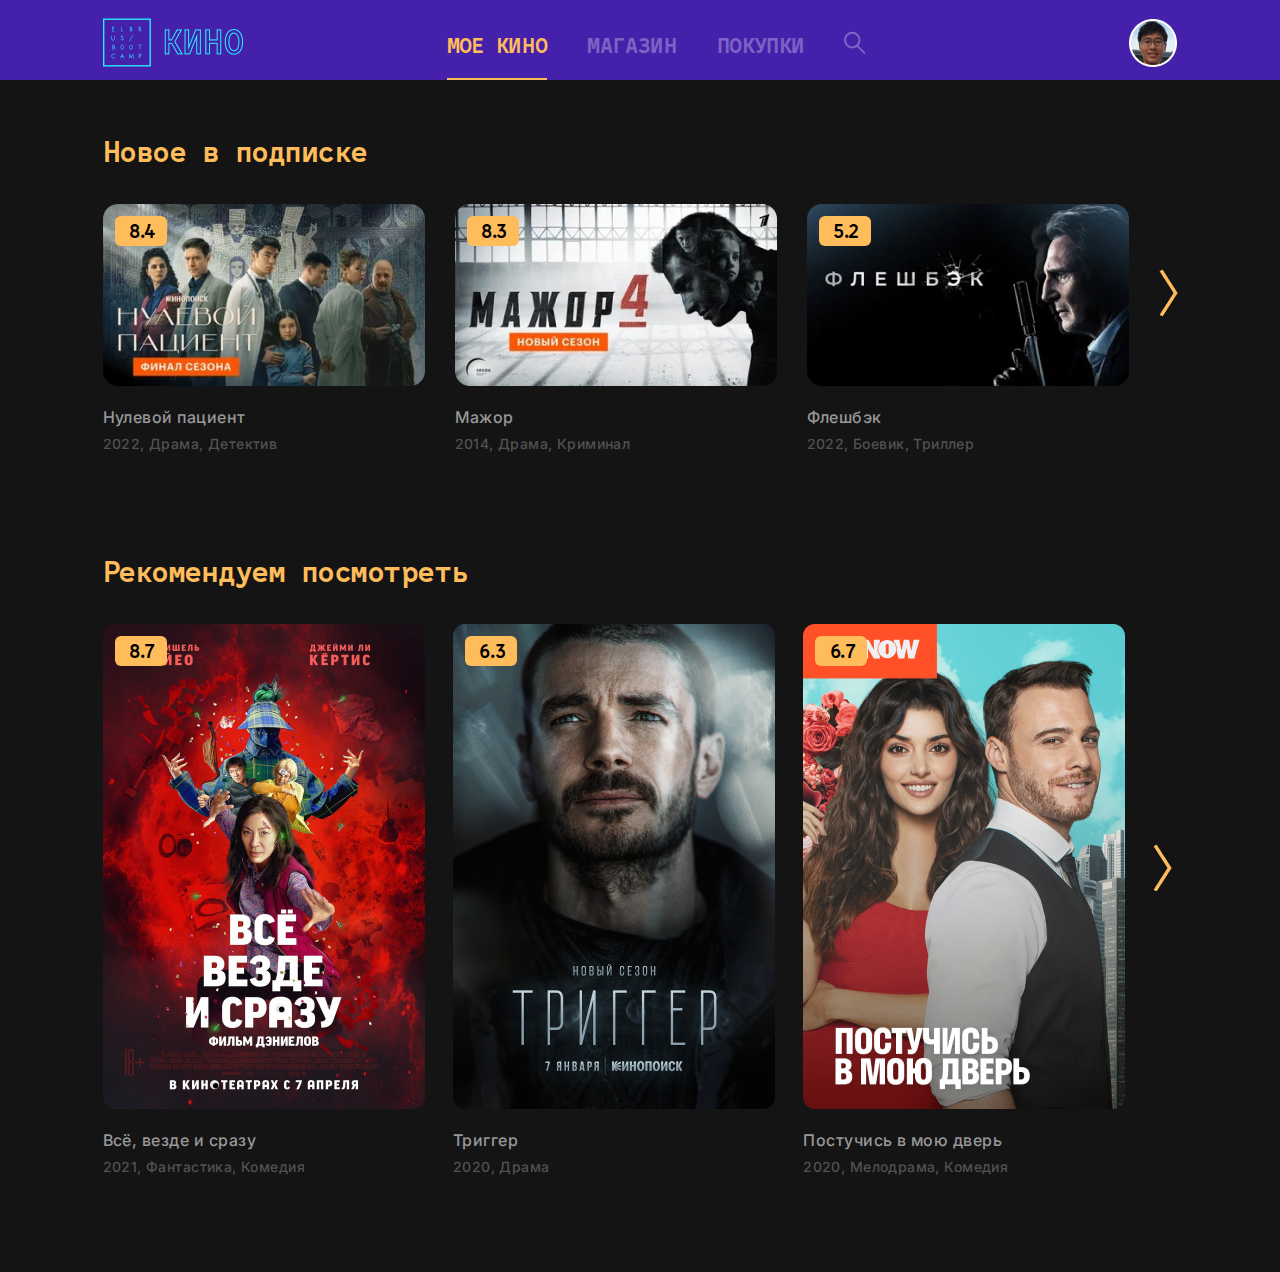
<file: index.html>
<!DOCTYPE html>
<html lang="en">
  <head>
    <meta charset="UTF-8" />
    <link rel="stylesheet" href="./css/index.css" />
    <link rel="preconnect" href="https://fonts.googleapis.com" />
    <link rel="preconnect" href="https://fonts.gstatic.com" crossorigin />
    <link
      href="https://fonts.googleapis.com/css2?family=Roboto:wght@700&display=swap"
      rel="stylesheet"
    />
    <link rel="preconnect" href="https://fonts.googleapis.com" />
    <link rel="preconnect" href="https://fonts.gstatic.com" crossorigin />
    <link
      href="https://fonts.googleapis.com/css2?family=Inter:wght@500&display=swap"
      rel="stylesheet"
    />
    <title>Эльбрус Кино</title>
  </head>
  <body>
    <header class="header">
      <div class="container">
        <div class="header__menu">
          <div class="logo">
            <img class="logo__header" src="./img/logo__header.png" alt="" />
          </div>
          <div class="navigation">
            <nav class="menu">
              <a href="#" class="menu__item-active">Мое кино</a>
              <a href="#" class="menu__item">Магазин</a>
              <a href="#" class="menu__item">Покупки</a>
              <a href="#" class="menu__item">
                <svg
                  width="22"
                  height="23"
                  viewBox="0 0 22 23"
                  fill="none"
                  xmlns="http://www.w3.org/2000/svg"
                >
                  <path
                    d="M15.5455 9.11273C15.5455 13.182 12.2554 16.3855 8.27273 16.3855C4.20347 16.3855 1 13.0954 1 9.11273C1 5.04346 4.29005 1.84 8.27273 1.84C12.2554 1.84 15.5455 5.13004 15.5455 9.11273Z"
                    stroke="currentColor"
                    stroke-width="2"
                    stroke-miterlimit="10"
                  />
                  <path
                    d="M13.0362 14.6538L20.3089 21.84"
                    stroke="currentColor"
                    stroke-width="2"
                    stroke-miterlimit="10"
                    stroke-linecap="round"
                    stroke-linejoin="round"
                  />
                </svg>
              </a>
            </nav>
          </div>
          <div class="logo__user">
            <img class="user__img" src="./img/user.png" alt="" />
          </div>
        </div>
      </div>
    </header>
    <div class="section">
      <div class="container">
        <div class="new__films">
          <h2 class="new__films-h2">Новое в подписке</h2>
          <div class="film__cards">
            <div class="film__card">
              <div class="rating">8.4</div>
              <img class="card__img" src="./img/patientzero.png" alt="film" />
              <p class="film__name">Нулевой пациент</p>
              <p class="text">2022, драма, детектив</p>
            </div>
            <div class="film__card">
              <div class="rating">8.3</div>
              <img class="card__img" src="./img/major.png" alt="film" />
              <p class="film__name">Мажор</p>
              <p class="text">2014, драма, криминал</p>
            </div>
            <div class="film__card">
              <div class="rating">5.2</div>
              <img class="card__img" src="./img/flashback.png" alt="film" />
              <p class="film__name">Флешбэк</p>
              <p class="text">2022, боевик, триллер</p>
            </div>
            <div class="next">
              <img class="next__img" src="./img/next.png" alt="" />
            </div>
          </div>
        </div>
      </div>
    </div>
    <div class="section">
      <div class="container">
        <div class="advice">
          <h2 class="rec__films-h2">Рекомендуем посмотреть</h2>
          <div class="advice__cards">
            <div class="advice__card">
              <div class="rating">8.7</div>
              <img src="./img/all.png" alt="film" class="card__img" />
              <p class="film__name">Всё, везде и сразу</p>
              <p class="text">2021, фантастика, комедия</p>
            </div>
            <div class="advice__card">
              <div class="rating">6.3</div>
              <img src="./img/trigger.png" alt="film" class="card__img" />
              <p class="film__name">Триггер</p>
              <p class="text">2020, драма</p>
            </div>
            <div class="advice__card">
              <div class="rating">6.7</div>
              <img src="./img/tuktuk.png" alt="film" class="card__img" />
              <p class="film__name">Постучись в мою дверь</p>
              <p class="text">2020, мелодрама, комедия</p>
            </div>
            <div class="next">
              <img class="next__rec" src="./img/next.png" alt="" />
            </div>
          </div>
        </div>
      </div>
    </div>
  </body>
</html>
</file>
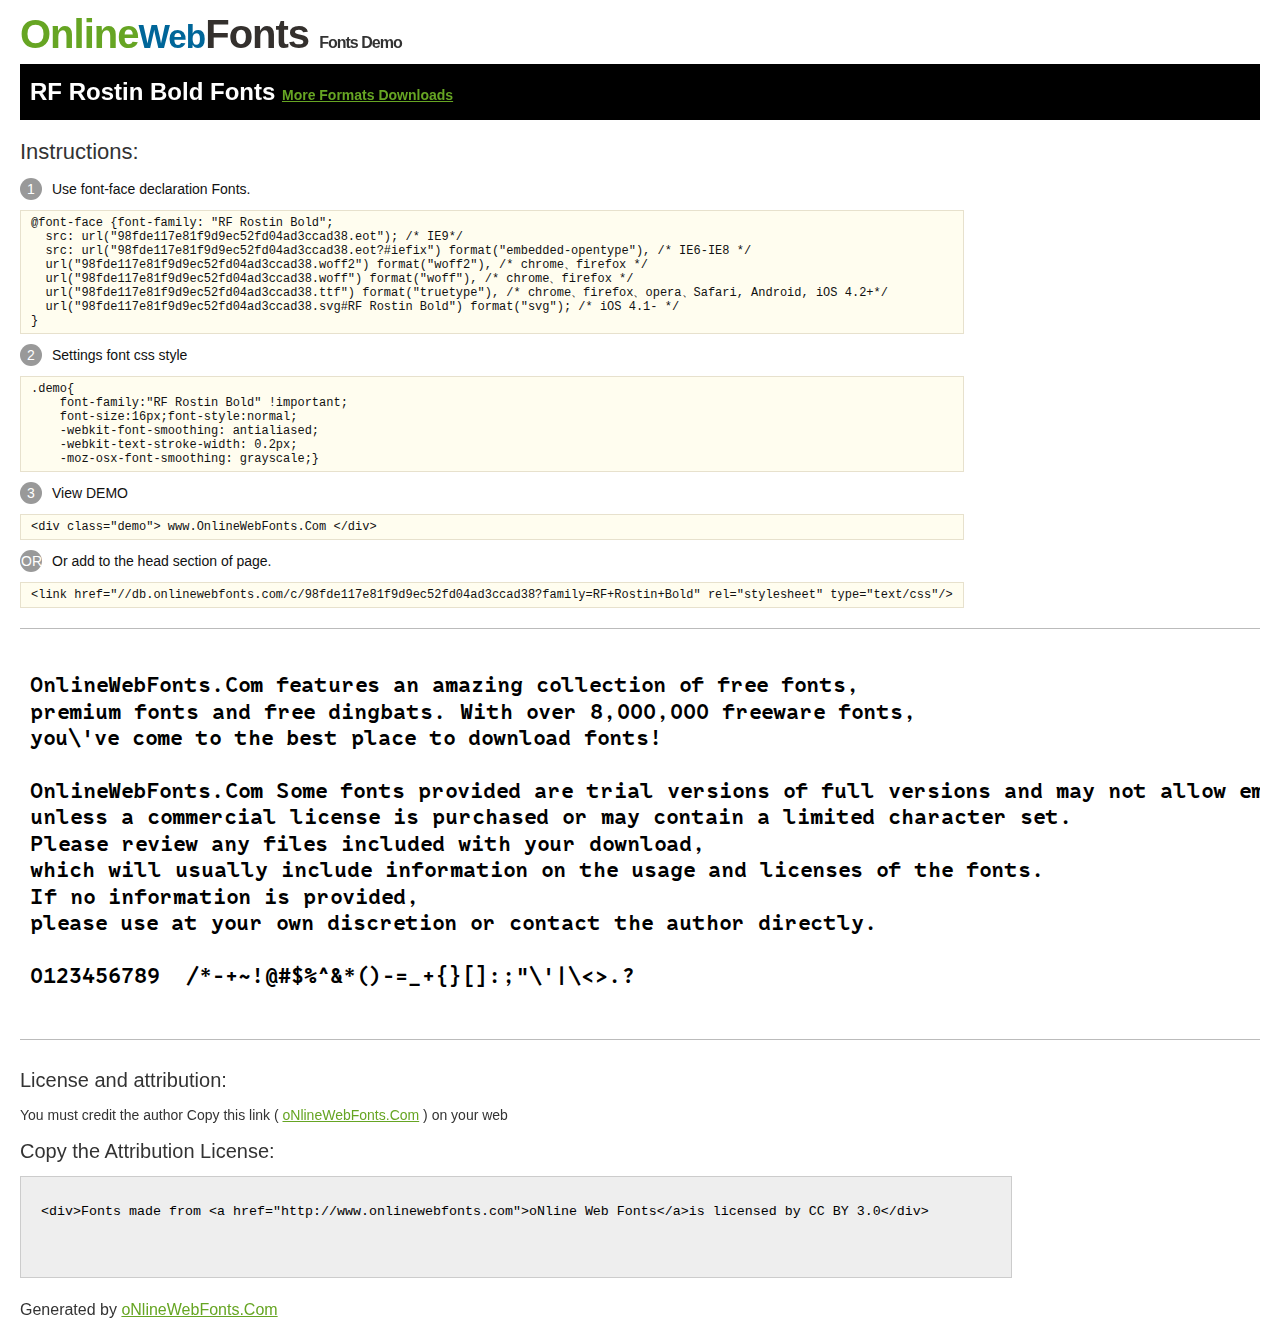
<file: font/@font-face/Demo.html>
<!DOCTYPE html>
<html>
  <head>
    <meta charset="utf-8" />
    <title>RF Rostin Bold Font - OnlineWebFonts.COM</title>
    <style type="text/css">
      @font-face {
        font-family: "RF Rostin Bold";
        src: url("98fde117e81f9d9ec52fd04ad3ccad38.eot"); /* IE9*/
        src: url("98fde117e81f9d9ec52fd04ad3ccad38.eot?#iefix")
            format("embedded-opentype"),
          /* IE6-IE8 */ url("98fde117e81f9d9ec52fd04ad3ccad38.woff2")
            format("woff2"),
          /* chrome、firefox */ url("98fde117e81f9d9ec52fd04ad3ccad38.woff")
            format("woff"),
          /* chrome、firefox */ url("98fde117e81f9d9ec52fd04ad3ccad38.ttf")
            format("truetype"),
          /* chrome、firefox、opera、Safari, Android, iOS 4.2+*/
            url("98fde117e81f9d9ec52fd04ad3ccad38.svg#RF Rostin Bold")
            format("svg"); /* iOS 4.1- */
      }
      * {
        margin: 0;
        padding: 0;
        list-style: none;
      }
      pre {
        border: solid 1px #e7e1cd;
        background-color: #fffdef;
        overflow: auto;
        font-size: 12px;
        line-height: 14px;
        margin-top: 10px;
        margin-right: 0;
        margin-bottom: 10px;
        margin-left: 0;
        padding-top: 5px;
        padding-right: 10px;
        padding-bottom: 5px;
        padding-left: 10px;
      }
      .demo pre {
        color: #000;
        line-height: 1.2em;
        font-family: "RF Rostin Bold" !important;
        font-size: 22px;
        background-color: #fff;
        border-top-width: 0px;
        border-right-width: 0px;
        border-bottom-width: 0px;
        border-left-width: 0px;
      }
      body {
        font-family: sans-serif;
        line-height: 1.5;
        font-size: 16px;
        padding: 20px;
        color: #333;
      }
      :hover,
      :before,
      :after {
        -webkit-transition: all 0.1s ease-in;
        -moz-transition: all 0.1s ease-in;
        -ms-transition: all 0.1s ease-in;
        -o-transition: all 0.1s ease-in;
        transition: all 0.1s ease-in;
      }
      * {
        -moz-box-sizing: border-box;
        -webkit-box-sizing: border-box;
        box-sizing: border-box;
        margin: 0;
        padding: 0;
      }
      a {
        color: #66a523;
      }
      h1.logo {
        font-size: 40px;
        letter-spacing: -1px;
        margin-top: -16px;
      }
      h1.logo strong {
        font-size: 16px;
        font-family: sans-serif;
        color: #333;
      }
      h1.logo a {
        color: #34302d;
        text-decoration: none;
      }
      h1.logo a span {
        color: #66a523;
      }
      h1.logo a small {
        color: #006699;
      }
      .info {
        float: left;
        font-size: 14px;
        margin-top: 15px;
      }
      .info ul {
        margin-left: 0px;
        color: #111;
        margin-bottom: 20px;
      }
      .info .exs {
        font-size: 12px;
        color: #666;
        margin-left: 35px;
        display: block;
      }
      .info ul li {
        margin-top: 10px;
        list-style: none;
      }
      .info .numno {
        color: #fff;
        border-radius: 20px;
        padding: 1px;
        display: inline-block;
        width: 22px;
        height: 22px;
        text-align: center;
        margin-right: 10px;
        background-color: #999999;
      }
      .info ul strong {
        font-weight: normal;
        color: #000;
      }
      .info .inst {
        font-size: 22px;
        margin-bottom: 10px;
      }
      .demo {
        float: left;
        width: 100%;
        height: auto;
        border-top-width: 1px;
        border-top-style: solid;
        border-top-color: #bbb;
        border-bottom-width: 1px;
        border-bottom-style: solid;
        border-bottom-color: #bbb;
        padding-bottom: 10px;
      }
      .demo .demo_svg {
        float: left;
        height: auto;
        width: 100px;
        margin-right: 5px;
        margin-left: 5px;
        margin-bottom: 10px;
      }
      .demo .demo_svg i {
        float: left;
        height: 80px;
        width: 80px;
        text-align: center;
        font-size: 40px;
        margin-left: 10px;
        line-height: 80px;
        color: #777;
      }
      .demo .demo_svg .code {
        float: left;
        height: 20px;
        width: 100%;
        overflow: hidden;
        text-align: center;
        line-height: 20px;
        font-size: 11px;
        color: #666;
      }
      .demo .demo_svg .txt {
        float: left;
        height: 20px;
        width: 100%;
        font-size: 11px;
        text-align: center;
        white-space: nowrap;
        overflow: hidden;
        line-height: 20px;
      }
      .demo .demo_svg:hover i {
        font-size: 60px;
        color: #333;
      }
      .by {
        padding-top: 15px;
        float: left;
        width: 100%;
        margin-top: 10px;
        margin-right: 0;
        margin-bottom: 10px;
        margin-left: 0;
      }
      .by {
        margin-bottom: 10px;
        font-size: 20px;
      }
      .by .attr {
        font-size: 14px;
        color: #333;
        padding-top: 10px;
        padding-bottom: 10px;
      }
      textarea {
        width: 80%;
        height: auto;
        border: 1px solid #ccc;
        resize: none;
        background: #eee;
        padding: 20px;
        float: left;
        margin-top: 10px;
        line-height: 30px;
      }
      #footer {
        float: left;
        width: 100%;
        margin-top: 10px;
        padding-bottom: 20px;
      }
      h2 {
        background-color: #000;
        padding-top: 10px;
        padding-bottom: 10px;
        padding-left: 10px;
        color: #fff;
      }
    </style>
  </head>
  <body>
    <h1 class="logo">
      <a href="http://www.onlinewebfonts.com/">
        <span>Online</span><small>Web</small>Fonts</a
      >
      <strong>Fonts Demo</strong>
    </h1>
    <h2>
      RF Rostin Bold Fonts
      <a
        style="font-size: 14px"
        href="http://www.onlinewebfonts.com/download/98fde117e81f9d9ec52fd04ad3ccad38"
        target="_blank"
        >More Formats Downloads</a
      >
    </h2>
    <div class="info">
      <div class="inst">Instructions:</div>
      <ul>
        <li>
          <p>
            <span class="numno">1</span>Use font-face declaration Fonts.<br />
            <span class="exs">
              <pre>
@font-face {font-family: "RF Rostin Bold";
  src: url("98fde117e81f9d9ec52fd04ad3ccad38.eot"); /* IE9*/
  src: url("98fde117e81f9d9ec52fd04ad3ccad38.eot?#iefix") format("embedded-opentype"), /* IE6-IE8 */
  url("98fde117e81f9d9ec52fd04ad3ccad38.woff2") format("woff2"), /* chrome、firefox */
  url("98fde117e81f9d9ec52fd04ad3ccad38.woff") format("woff"), /* chrome、firefox */
  url("98fde117e81f9d9ec52fd04ad3ccad38.ttf") format("truetype"), /* chrome、firefox、opera、Safari, Android, iOS 4.2+*/
  url("98fde117e81f9d9ec52fd04ad3ccad38.svg#RF Rostin Bold") format("svg"); /* iOS 4.1- */
}
</pre
              >
            </span>
          </p>
        </li>

        <li>
          <p>
            <span class="numno">2</span>Settings font css style <br />
            <span class="exs">
              <pre>
.demo{
    font-family:"RF Rostin Bold" !important;
    font-size:16px;font-style:normal;
    -webkit-font-smoothing: antialiased;
    -webkit-text-stroke-width: 0.2px;
    -moz-osx-font-smoothing: grayscale;}
</pre
              >
            </span>
          </p>
        </li>

        <li>
          <p>
            <span class="numno">3</span>View DEMO <br />
            <span class="exs">
              <pre>
&lt;div class="demo"&gt; www.OnlineWebFonts.Com &lt;/div&gt;
</pre
              >
            </span>
          </p>
        </li>

        <li>
          <p>
            <span class="numno">OR</span>Or add to the head section of page.
            <br />
            <span class="exs">
              <pre>
&lt;link href="//db.onlinewebfonts.com/c/98fde117e81f9d9ec52fd04ad3ccad38?family=RF+Rostin+Bold" rel="stylesheet" type="text/css"/&gt;
</pre
              >
            </span>
          </p>
        </li>
      </ul>
    </div>
    <div class="demo">
      <pre>

OnlineWebFonts.Com features an amazing collection of free fonts,
premium fonts and free dingbats. With over 8,000,000 freeware fonts, 
you\'ve come to the best place to download fonts! 

OnlineWebFonts.Com Some fonts provided are trial versions of full versions and may not allow embedding 
unless a commercial license is purchased or may contain a limited character set. 
Please review any files included with your download, 
which will usually include information on the usage and licenses of the fonts. 
If no information is provided, 
please use at your own discretion or contact the author directly. 

0123456789  /*-+~!@#$%^&*()-=_+{}[]:;"\'|\<>.?

</pre
      >
    </div>

    <div class="by">
      <div class="by_title">License and attribution:</div>
      <div class="attr">
        You must credit the author Copy this link (
        <a href="http://www.onlinewebfonts.com" target="_blank"
          >oNlineWebFonts.Com</a
        >
        ) on your web
      </div>
      <div class="usetitle">Copy the Attribution License:</div>
      <textarea onclick="this.focus();this.select();">
&lt;div&gt;Fonts made from &lt;a href="http://www.onlinewebfonts.com"&gt;oNline Web Fonts&lt;/a&gt;is licensed by CC BY 3.0&lt;/div&gt;</textarea
      >
    </div>
    <div id="footer">
      <div>
        Generated by
        <a href="http://www.onlinewebfonts.com" target="_blank"
          >oNlineWebFonts.Com</a
        >
      </div>
    </div>
  </body>
</html>
</file>
<file: css/index.css>
* {
  margin: 0;
  padding: 0;
}
*,
*::after,
*::before {
  box-sizing: border-box;
}

@font-face {
  font-family: "RF Rostin Bold";
  src: url("../font/@font-face/98fde117e81f9d9ec52fd04ad3ccad38.eot"); /* IE9*/
  src: url("../font/@font-face/98fde117e81f9d9ec52fd04ad3ccad38.eot?#iefix")
      format("embedded-opentype"),
    /* IE6-IE8 */
      url("../font/@font-face/98fde117e81f9d9ec52fd04ad3ccad38.woff2")
      format("woff2"),
    /* chrome、firefox */
      url("../font/@font-face/98fde117e81f9d9ec52fd04ad3ccad38.woff")
      format("woff"),
    /* chrome、firefox */
      url("../font/@font-face/98fde117e81f9d9ec52fd04ad3ccad38.ttf")
      format("truetype"),
    /* chrome、firefox、opera、Safari, Android, iOS 4.2+*/
      url("../font/@font-face/98fde117e81f9d9ec52fd04ad3ccad38.svg#RF Rostin Bold")
      format("svg"); /* iOS 4.1- */
}

h2 {
  font-family: "RF Rostin Bold";
}

.container {
  max-width: 1075px;
  margin: 0 auto;
}

body {
  font-family: "Inter";
  background: #141414;
}

.header {
  background: #4520ab;
  height: 80px;
}

a {
  text-decoration: none;
}

.header__menu {
  display: flex;
  align-items: center;
  justify-content: space-between;
  padding: 18px 0 18px 0;
  font-family: "RF Rostin Bold";
}

.menu__item-active::after {
  content: "";
  position: absolute;
  border-bottom: 2px solid #ffbc5b;
  bottom: 0;
  left: 0;
  width: 100%;
  transform: translateY(22px);
  background-color: #ffbc5b;
}

.menu {
  margin: 0 60px 0px 0px;
  display: flex;
}

.menu__item {
  font-size: 22px;
  line-height: 26px;
  letter-spacing: -0.03em;
  text-transform: uppercase;
  margin-left: 40px;
  color: #ffffff;
  opacity: 0.3;
}

.menu__item-active {
  font-size: 22px;
  line-height: 26px;
  letter-spacing: -0.03em;
  text-transform: uppercase;
  color: #ffbc5b;
  position: relative;
}

.menu__item:hover {
  color: #ffbc5b;
  cursor: pointer;
  opacity: 1;
}

.menu__a svg {
  color: #ffffff;
}

.menu__a:hover {
  color: #ffbc5b;
}

.active::first-child {
  margin-left: 0px;
}

.menu__item:last-child {
  margin-right: 0px;
}

.new__films-h2,
.rec__films-h2 {
  font-weight: 700;
  font-size: 30px;
  line-height: 36px;
  letter-spacing: -0.05em;
  color: #ffbc5b;
}

.new__films-h2 {
  padding: 52px 0 36px;
}

.rec__films-h2 {
  padding-bottom: 36px;
}

.next__choice {
  margin-left: 20px;
  display: none;
}

.film__cards {
  display: flex;
  justify-content: space-between;
  padding-bottom: 100px;
}

.film__card {
  position: relative;
}

.card__img {
  padding-bottom: 18px;
}

.rating {
  width: 52px;
  height: 30px;
  background: #ffbc5b;
  border-radius: 6px;
  font-size: 19px;
  line-height: 23px;
  padding: 3px 12px 4px;
  text-align: center;
  position: absolute;
  margin: 12px 12px;
  font-family: "RF Rostin Bold";
  letter-spacing: -0.17em;
}

.film__name {
  font-weight: 500;
  font-size: 16px;
  line-height: 19px;
  letter-spacing: 0.03em;
  color: #989898;
  padding-bottom: 8px;
}
.text {
  font-weight: 500;
  font-size: 14px;
  line-height: 17px;
  letter-spacing: 0.03em;
  text-transform: capitalize;
  color: #515151;
}

.advice__cards {
  display: flex;
  justify-content: space-between;
  margin-bottom: 97px;
}

.next__img {
  padding-top: 65px;
}

.next__rec {
  padding-top: 220px;
  padding-right: 5px;
}

.film__card:hover, .advice__card:hover {
    border-radius: 10px;
    padding: 10px;
    cursor: pointer;
    transform: scale(1.03);
    transition: 0.3s;
    box-shadow: 0 0 25px 5px #5c411f; 
}
</file>
